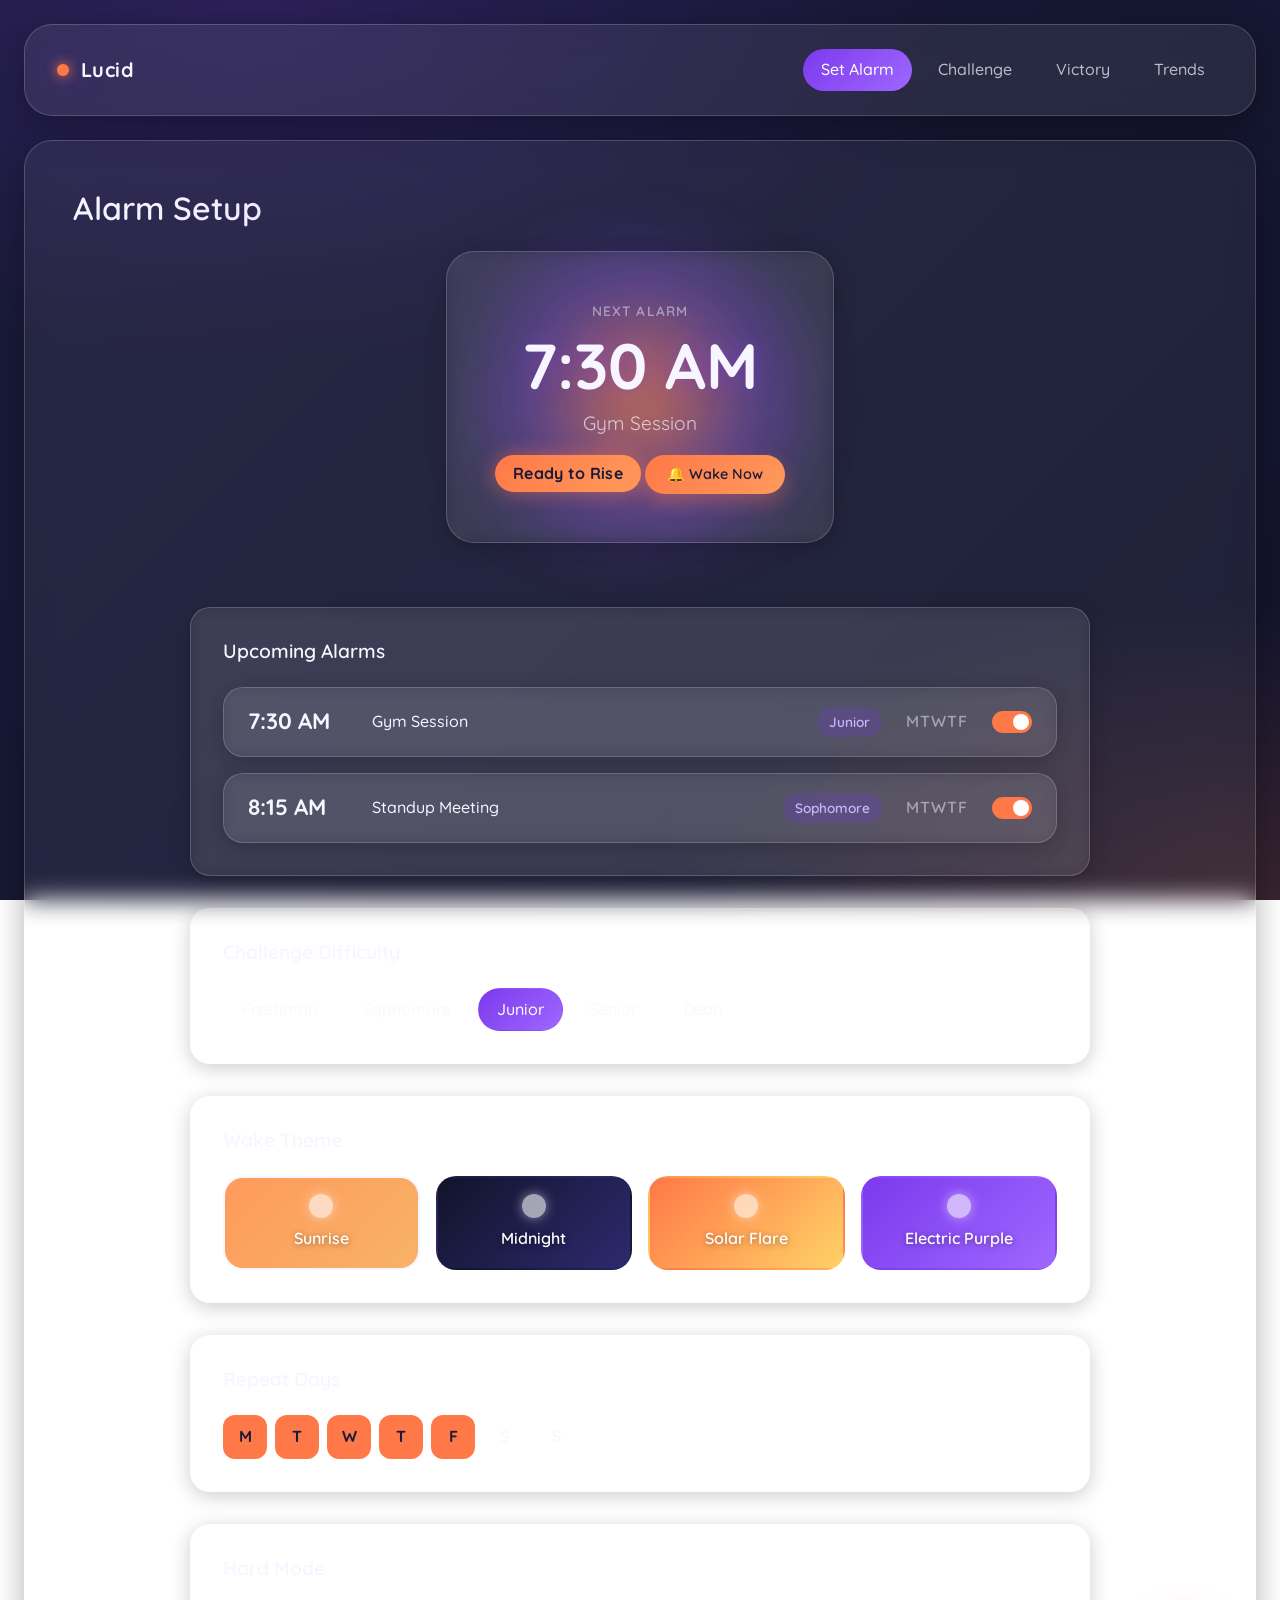
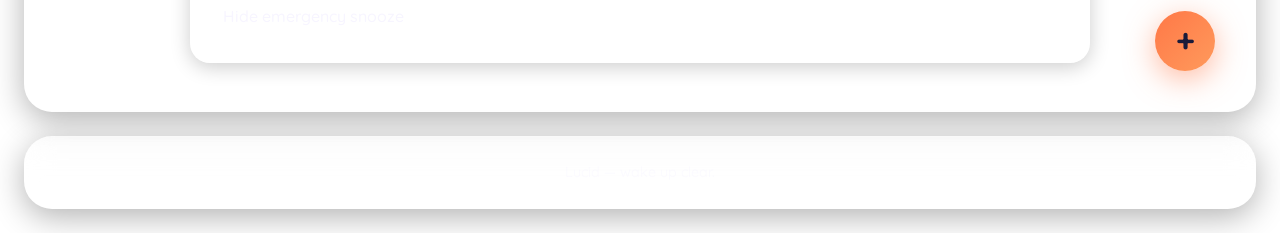
<file: index.html>
<!DOCTYPE html>
      <html lang="en">
        <head>

          <title>Lucid — Wake Up Clear</title>
          
          
          <link rel="preconnect" href="https://fonts.googleapis.com" /><link rel="preconnect" href="https://fonts.gstatic.com" crossorigin="" /><link href="https://fonts.googleapis.com/css2?family=Quicksand:wght@300;400;500;600;700&display=swap" rel="stylesheet" /><link rel="stylesheet" href="style.css" />
          
          
          
        </head>
        <body>
          
  <div class='app-shell'>
    <header class='app-header glass'>
      <div class='brand'>
        <span class='brand-mark'></span>
        <span class='brand-name'>Lucid</span>
      </div>
      <nav class='app-nav' aria-label='Main navigation'>
        <button class='nav-btn' data-section='alarm-setup'>Set Alarm</button>
        <button class='nav-btn' data-section='wake-up-challenge'>Challenge</button>
        <button class='nav-btn' data-section='morning-victory'>Victory</button>
        <button class='nav-btn' data-section='clarity-trends'>Trends</button>
      </nav>
    </header>

    <main class='app-main'>
      <section id='alarm-setup' class='app-section' aria-labelledby='alarm-setup-title'>
        <h2 id='alarm-setup-title'>Alarm Setup</h2>
        <div class='alarm-dashboard'>
          <div class='next-alarm-block'>
            <div class='aura-glow'></div>
            <div class='next-alarm-card glass-card'>
              <p class='next-label'>NEXT ALARM</p>
              <p class='next-time' id='next-alarm-time'>7:30 AM</p>
              <p class='next-alarm-name' id='next-alarm-name'>Gym Session</p>
              <span class='ready-badge'>Ready to Rise</span>
              <button id='test-alarm-btn' class='btn btn-primary wake-now-btn'>🔔 Wake Now</button>
            </div>
          </div>

          <div class='upcoming-section glass-card'>
            <h3>Upcoming Alarms</h3>
            <ul class='alarm-list' id='alarm-list'></ul>
            <p class='empty-state hidden' id='alarms-empty'>No alarms yet. Tap the + button to create your first alarm.</p>
          </div>

          <div class='settings-card glass-card'>
            <h3>Challenge Difficulty</h3>
            <div class='segmented' id='difficulty-segmented'>
              <button class='seg-btn' data-difficulty='Freshman'>Freshman</button>
              <button class='seg-btn' data-difficulty='Sophomore'>Sophomore</button>
              <button class='seg-btn' data-difficulty='Junior'>Junior</button>
              <button class='seg-btn' data-difficulty='Senior'>Senior</button>
              <button class='seg-btn' data-difficulty='Dean'>Dean</button>
            </div>
          </div>

          <div class='settings-card glass-card'>
            <h3>Wake Theme</h3>
            <div class='theme-grid' id='theme-grid'></div>
          </div>

          <div class='settings-card glass-card'>
            <h3>Repeat Days</h3>
            <div class='day-toggles' id='day-toggles'>
              <button class='day-btn' data-day='Mon'>M</button>
              <button class='day-btn' data-day='Tue'>T</button>
              <button class='day-btn' data-day='Wed'>W</button>
              <button class='day-btn' data-day='Thu'>T</button>
              <button class='day-btn' data-day='Fri'>F</button>
              <button class='day-btn' data-day='Sat'>S</button>
              <button class='day-btn' data-day='Sun'>S</button>
            </div>
          </div>

          <div class='settings-card glass-card'>
            <h3>Hard Mode</h3>
            <div class='hard-mode-row'>
              <span>Hide emergency snooze</span>
              <button class='toggle' id='hard-mode-toggle' aria-pressed='false'></button>
            </div>
          </div>
        </div>
        <button class='fab' id='add-alarm-btn' aria-label='Add Alarm'>+</button>
      </section>

      <section id='wake-up-challenge' class='app-section hidden' aria-labelledby='wake-up-challenge-title'>
        <h2 id='wake-up-challenge-title'>Wake-Up Challenge</h2>
        <div class='challenge-container'>
          <div class='challenge-stats'>
            <div class='challenge-stat'>
              <span class='stat-label'>Time</span>
              <span class='stat-value' id='challenge-timer'>0:00</span>
            </div>
            <div class='challenge-stat'>
              <span class='stat-label'>Accuracy</span>
              <span class='stat-value' id='challenge-accuracy'>100%</span>
            </div>
            <div class='challenge-stat'>
              <span class='stat-label'>Pairs</span>
              <span class='stat-value' id='challenge-pairs'>0/8</span>
            </div>
          </div>

          <div class='progress-block'>
            <div class='progress-label'><span>🧠 Brain Power</span><span id='challenge-progress-label'>0%</span></div>
            <div class='progress-bar'><div class='progress-fill' id='challenge-progress'></div></div>
          </div>

          <div class='progress-block'>
            <div class='progress-label'><span>🔇 Silence Progress</span><span id='silence-progress-label'>0%</span></div>
            <div class='progress-bar'><div class='progress-fill silence-fill' id='silence-progress'></div></div>
          </div>

          <div class='wave-container'>
            <canvas id='volume-wave' width='720' height='160'></canvas>
          </div>

          <div class='grid-container' id='memory-grid'></div>

          <button id='emergency-snooze' class='snooze-btn'>😴 Emergency Snooze</button>
        </div>
      </section>

      <section id='morning-victory' class='app-section hidden' aria-labelledby='morning-victory-title'>
        <h2 id='morning-victory-title'>Morning Victory</h2>
        <div class='victory-container'>
          <div class='victory-card glass-card'>
            <div id='confetti-container' class='confetti-container'></div>
            <div class='victory-emoji'>🌅</div>
            <h3 class='victory-title'>Good Morning!</h3>
            <p class='victory-subtitle'>You beat the alarm.</p>
            <div class='victory-stats'>
              <div class='victory-stat'>
                <span class='stat-label'>Solve Time</span>
                <span class='stat-value' id='victory-time'>0:00</span>
              </div>
              <div class='victory-stat'>
                <span class='stat-label'>Accuracy</span>
                <span class='stat-value' id='victory-accuracy'>100%</span>
              </div>
              <div class='victory-stat'>
                <span class='stat-label'>Streak</span>
                <span class='stat-value' id='victory-streak'>🔥 7</span>
              </div>
            </div>
            <div class='victory-actions'>
              <button class='btn btn-primary' id='share-win-btn'>📤 Share Win</button>
              <button class='btn btn-secondary' id='im-up-btn'>I'm Up</button>
            </div>
          </div>
        </div>
      </section>

      <section id='clarity-trends' class='app-section hidden' aria-labelledby='clarity-trends-title'>
        <h2 id='clarity-trends-title'>Clarity Trends</h2>
        <div class='trends-container'>
          <div class='trend-card glass-card'>
            <h3>Clarity Score</h3>
            <svg class='line-chart' viewBox='0 0 300 120' preserveAspectRatio='none'>
              <defs>
                <linearGradient id='clarityGradient' x1='0' y1='0' x2='1' y2='1'>
                  <stop offset='0%' stop-color='#7C3AED'/>
                  <stop offset='100%' stop-color='#FF7847'/>
                </linearGradient>
              </defs>
              <polyline points='0,100 30,90 60,95 90,70 120,75 150,50 180,60 210,35 240,45 270,20 300,25' fill='none' stroke='url(#clarityGradient)' stroke-width='3' stroke-linecap='round'/>
            </svg>
          </div>
          <div class='trend-card glass-card'>
            <h3>Consistency Heatmap</h3>
            <div class='heatmap-grid' id='heatmap-grid'></div>
          </div>
          <div class='trend-card glass-card'>
            <h3>Accountability Circle</h3>
            <ul class='leaderboard' id='leaderboard'></ul>
          </div>
        </div>
      </section>
    </main>

    <footer class='app-footer glass'>
      <p>Lucid — wake up clear.</p>
    </footer>
  </div>
  

          
          <script src="script.js" defer=""></script>
          
        </body>
      </html>
</file>
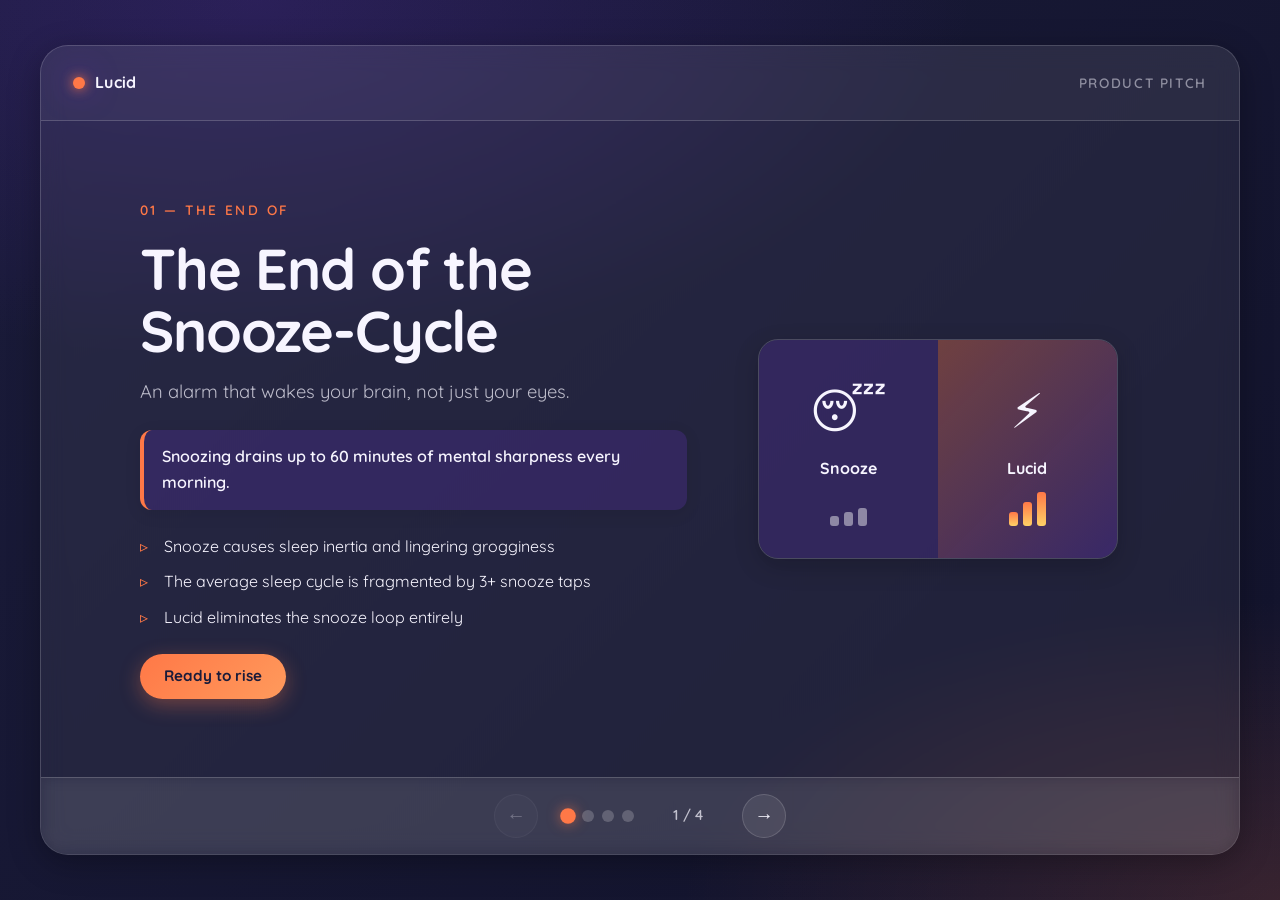
<file: slides.html>
<!DOCTYPE html>
      <html lang="en">
        <head>

          <title>Lucid — Product Pitch</title>
          
          
          <link rel="preconnect" href="https://fonts.googleapis.com" /><link rel="preconnect" href="https://fonts.gstatic.com" crossorigin="" /><link href="https://fonts.googleapis.com/css2?family=Quicksand:wght@300;400;500;600;700&display=swap" rel="stylesheet" /><link rel="stylesheet" href="slides.css" />
          
          
          
        </head>
        <body>
          
  <div class='pitch-deck'>
    <main class='deck-container' id='deck-container' aria-label='Lucid pitch deck'>
      <header class='deck-header'>
        <div class='deck-brand'><span class='brand-mark'></span><span>Lucid</span></div>
        <span class='deck-tag'>Product Pitch</span>
      </header>
      <div class='deck-track' id='deck-track'></div>
      <div class='deck-controls'>
        <button class='nav-arrow' id='prev-btn' aria-label='Previous slide'>←</button>
        <div class='dot-nav' id='dot-nav' aria-label='Slide navigation'></div>
        <span class='slide-count' id='slide-count'>1 / 4</span>
        <button class='nav-arrow' id='next-btn' aria-label='Next slide'>→</button>
      </div>
    </main>
  </div>
  

          
          <script src="slides.js" defer=""></script>
          
        </body>
      </html>
</file>
<file: style.css>
@import url('https://fonts.googleapis.com/css2?family=Quicksand:wght@300;400;500;600;700&display=swap');

/* ===== Lucid Design System ===== */
:root {
  /* Lucid palette */
  --midnight-indigo: #1A1B3A;
  --solar-flare-orange: #FF7847;
  --mist-white: #F7F5FF;
  --electric-purple: #7C3AED;

  /* Extended tokens */
  --midnight-deep: #12132B;
  --mist-pale: #EFEFF7;
  --glass-bg: rgba(255, 255, 255, 0.08);
  --glass-border: rgba(255, 255, 255, 0.18);
  --glass-shadow: 0 8px 32px rgba(0, 0, 0, 0.3);
  --text-primary: #F7F5FF;
  --text-secondary: rgba(247, 245, 255, 0.72);
  --text-muted: rgba(247, 245, 255, 0.5);
  --surface: rgba(255, 255, 255, 0.06);
  --surface-hover: rgba(255, 255, 255, 0.12);

  /* Rounded corners */
  --radius-sm: 12px;
  --radius-md: 20px;
  --radius-lg: 28px;
  --radius-pill: 999px;

  /* Spacing */
  --space-xs: 8px;
  --space-sm: 16px;
  --space-md: 24px;
  --space-lg: 32px;
  --space-xl: 48px;
  --space-2xl: 64px;

  --font-sans: 'Quicksand', system-ui, -apple-system, 'Segoe UI', sans-serif;
  --transition: 180ms ease;
}

/* Smooth reset */
*,
*::before,
*::after {
  box-sizing: border-box;
  margin: 0;
  padding: 0;
}

html {
  scroll-behavior: smooth;
}

body {
  min-height: 100vh;
  font-family: var(--font-sans);
  font-weight: 400;
  line-height: 1.6;
  color: var(--text-primary);
  background:
    radial-gradient(1200px 600px at 20% 0%, rgba(124, 58, 237, 0.18), transparent 60%),
    radial-gradient(1000px 500px at 100% 100%, rgba(255, 120, 71, 0.16), transparent 60%),
    linear-gradient(135deg, var(--midnight-indigo), var(--midnight-deep));
  background-attachment: fixed;
  -webkit-font-smoothing: antialiased;
}

img,
picture,
video,
canvas,
svg {
  display: block;
  max-width: 100%;
}

input,
button,
textarea,
select {
  font: inherit;
  color: inherit;
}

button {
  background: none;
  border: none;
  cursor: pointer;
}

ul,
ol {
  list-style: none;
}

a {
  color: inherit;
  text-decoration: none;
}

h1,
h2,
h3,
h4,
h5 {
  line-height: 1.2;
  font-weight: 600;
}

/* Hidden sections */
.hidden {
  display: none !important;
}

/* Glassmorphism helpers */
.glass {
  background: var(--glass-bg);
  backdrop-filter: blur(14px);
  -webkit-backdrop-filter: blur(14px);
  border: 1px solid var(--glass-border);
  border-radius: var(--radius-lg);
  box-shadow: var(--glass-shadow);
}

.glass-card {
  background: var(--surface);
  border: 1px solid var(--glass-border);
  border-radius: var(--radius-md);
  box-shadow: 0 4px 20px rgba(0, 0, 0, 0.2);
  backdrop-filter: blur(8px);
  -webkit-backdrop-filter: blur(8px);
  padding: var(--space-lg);
}

/* Buttons */
.btn {
  display: inline-flex;
  align-items: center;
  justify-content: center;
  gap: var(--space-xs);
  padding: 12px 24px;
  border-radius: var(--radius-pill);
  font-weight: 600;
  transition: background var(--transition), transform var(--transition), box-shadow var(--transition);
}

.btn-primary {
  background: linear-gradient(135deg, var(--solar-flare-orange), #FF9A5C);
  color: var(--midnight-indigo);
  box-shadow: 0 8px 20px rgba(255, 120, 71, 0.35);
}

.btn-primary:hover {
  transform: translateY(-2px);
  box-shadow: 0 12px 26px rgba(255, 120, 71, 0.4);
}

.btn-secondary {
  background: var(--surface);
  border: 1px solid var(--glass-border);
  color: var(--text-primary);
}

.btn-secondary:hover {
  background: var(--surface-hover);
}

/* App shell */
.app-shell {
  display: flex;
  flex-direction: column;
  min-height: 100vh;
  max-width: 1400px;
  margin: 0 auto;
  padding: var(--space-md);
  gap: var(--space-md);
}

.app-header {
  display: flex;
  align-items: center;
  justify-content: space-between;
  flex-wrap: wrap;
  gap: var(--space-md);
  padding: var(--space-md) var(--space-lg);
}

.brand {
  display: flex;
  align-items: center;
  gap: 12px;
  font-size: 1.25rem;
  font-weight: 700;
  letter-spacing: 0.02em;
}

.brand-mark {
  width: 12px;
  height: 12px;
  border-radius: 50%;
  background: var(--solar-flare-orange);
  box-shadow: 0 0 12px var(--solar-flare-orange), 0 0 32px rgba(124, 58, 237, 0.8);
}

.app-nav {
  display: flex;
  gap: var(--space-xs);
  flex-wrap: wrap;
}

.nav-btn {
  padding: 8px 18px;
  border-radius: var(--radius-pill);
  font-weight: 500;
  color: var(--text-secondary);
  transition: background var(--transition), color var(--transition);
}

.nav-btn:hover {
  background: var(--surface-hover);
  color: var(--text-primary);
}

.nav-btn.active {
  background: linear-gradient(135deg, var(--electric-purple), #9F67FF);
  color: #FFFFFF;
}

.app-main {
  flex: 1;
  display: flex;
  flex-direction: column;
}

.app-section {
  flex: 1;
  padding: var(--space-xl);
  border-radius: var(--radius-lg);
  background: var(--surface);
  border: 1px solid var(--glass-border);
  box-shadow: var(--glass-shadow);
  backdrop-filter: blur(12px);
  -webkit-backdrop-filter: blur(12px);
}

.app-section.enter-section {
  animation: sectionEnter 0.45s ease;
}

@keyframes sectionEnter {
  from {
    opacity: 0;
    transform: translateY(20px) scale(0.98);
  }
  to {
    opacity: 1;
    transform: translateY(0) scale(1);
  }
}

.app-section h2 {
  font-size: 2rem;
  margin-bottom: var(--space-md);
  background: linear-gradient(135deg, var(--mist-white), #C9B8FF);
  -webkit-background-clip: text;
  background-clip: text;
  color: transparent;
}

.app-footer {
  text-align: center;
  padding: var(--space-md) var(--space-lg);
  color: var(--text-muted);
  font-size: 0.9rem;
}

/* Slides */
.slides-body {
  display: flex;
  align-items: center;
  justify-content: center;
  min-height: 100vh;
  padding: var(--space-lg);
}

.deck-container {
  width: 100%;
  max-width: 1100px;
  min-height: 70vh;
  background: var(--surface);
  border: 1px solid var(--glass-border);
  border-radius: var(--radius-lg);
  box-shadow: var(--glass-shadow);
  backdrop-filter: blur(12px);
  -webkit-backdrop-filter: blur(12px);
  display: flex;
  align-items: center;
  justify-content: center;
  color: var(--text-secondary);
  font-size: 1.2rem;
}

/* Placeholder text */
.placeholder-text {
  color: var(--text-muted);
  font-size: 1.1rem;
}

/* ===== Alarm Dashboard ===== */
.alarm-dashboard {
  display: grid;
  gap: var(--space-lg);
  max-width: 900px;
  margin: 0 auto;
}

.next-alarm-block {
  position: relative;
  max-width: 460px;
  margin: 0 auto var(--space-lg);
}

.aura-glow {
  position: absolute;
  inset: -24px;
  border-radius: 50%;
  background: radial-gradient(circle, rgba(255, 120, 71, 0.45) 0%, rgba(124, 58, 237, 0.2) 40%, transparent 70%);
  filter: blur(24px);
  animation: auraPulse 3s ease-in-out infinite;
  pointer-events: none;
}

@keyframes auraPulse {
  0%, 100% { opacity: 0.6; transform: scale(1); }
  50% { opacity: 1; transform: scale(1.05); }
}

.next-alarm-card {
  position: relative;
  text-align: center;
  padding: var(--space-xl);
  border-radius: var(--radius-lg);
  overflow: hidden;
  z-index: 1;
}

.next-label {
  font-size: 0.85rem;
  font-weight: 600;
  letter-spacing: 0.08em;
  color: var(--text-muted);
  margin-bottom: var(--space-xs);
}

.next-time {
  font-size: 4rem;
  font-weight: 700;
  line-height: 1.1;
  color: var(--mist-white);
  text-shadow: 0 0 24px rgba(124, 58, 237, 0.4);
}

.next-alarm-name {
  font-size: 1.2rem;
  color: var(--text-secondary);
  margin-top: var(--space-xs);
}

.ready-badge {
  display: inline-block;
  margin-top: var(--space-sm);
  padding: 6px 18px;
  border-radius: var(--radius-pill);
  background: linear-gradient(135deg, var(--solar-flare-orange), #FF9A5C);
  color: var(--midnight-indigo);
  font-weight: 700;
  letter-spacing: 0.02em;
  box-shadow: 0 0 20px rgba(255, 120, 71, 0.5);
}

.wake-now-btn {
  margin-top: var(--space-sm);
  padding: 8px 22px;
  font-size: 0.9rem;
}

.upcoming-section {
  background: var(--surface);
}

.upcoming-section h3,
.settings-card h3 {
  margin-bottom: var(--space-md);
  font-size: 1.2rem;
  color: var(--mist-white);
}

.alarm-list {
  display: flex;
  flex-direction: column;
  gap: var(--space-sm);
}

.alarm-item {
  display: flex;
  align-items: center;
  gap: var(--space-md);
  padding: var(--space-sm) var(--space-md);
}

.alarm-time {
  font-size: 1.4rem;
  font-weight: 700;
  min-width: 100px;
  color: var(--mist-white);
}

.alarm-label {
  flex: 1;
  font-weight: 500;
  color: var(--text-primary);
}

.alarm-difficulty {
  padding: 4px 12px;
  border-radius: var(--radius-pill);
  background: rgba(124, 58, 237, 0.2);
  color: #C9B8FF;
  font-size: 0.85rem;
  font-weight: 600;
}

.alarm-days {
  color: var(--text-muted);
  font-weight: 600;
  letter-spacing: 0.06em;
  min-width: 56px;
  text-align: center;
}

.toggle {
  width: 40px;
  height: 22px;
  border-radius: var(--radius-pill);
  background: rgba(255, 255, 255, 0.15);
  position: relative;
  transition: background var(--transition);
}

.toggle::after {
  content: '';
  position: absolute;
  top: 3px;
  left: 3px;
  width: 16px;
  height: 16px;
  border-radius: 50%;
  background: white;
  transition: transform var(--transition);
}

.toggle.on {
  background: var(--solar-flare-orange);
}

.toggle.on::after {
  transform: translateX(18px);
}

.settings-card {
  background: var(--surface);
}

.hard-mode-row {
  display: flex;
  align-items: center;
  justify-content: space-between;
  gap: var(--space-sm);
  color: var(--text-primary);
  font-weight: 500;
}

.segmented {
  display: flex;
  flex-wrap: wrap;
  gap: var(--space-xs);
}

.seg-btn {
  padding: 8px 18px;
  border-radius: var(--radius-pill);
  border: 1px solid var(--glass-border);
  background: var(--surface);
  color: var(--text-secondary);
  font-weight: 500;
  transition: background var(--transition), color var(--transition), border-color var(--transition);
}

.seg-btn:hover {
  background: var(--surface-hover);
  color: var(--text-primary);
}

.seg-btn.active {
  background: linear-gradient(135deg, var(--electric-purple), #9F67FF);
  color: #FFFFFF;
  border-color: transparent;
}

.theme-grid {
  display: grid;
  grid-template-columns: repeat(auto-fit, minmax(120px, 1fr));
  gap: var(--space-sm);
}

.theme-card {
  border-radius: var(--radius-md);
  padding: var(--space-sm) var(--space-xs);
  text-align: center;
  font-weight: 600;
  color: white;
  border: 2px solid transparent;
  transition: transform var(--transition), border-color var(--transition), box-shadow var(--transition);
  text-shadow: 0 1px 6px rgba(0, 0, 0, 0.4);
}

.theme-card:hover {
  transform: scale(1.03);
}

.theme-card.active {
  border-color: var(--mist-white);
  box-shadow: 0 0 16px rgba(255, 255, 255, 0.3);
}

.theme-dot {
  display: block;
  width: 24px;
  height: 24px;
  border-radius: 50%;
  margin: 0 auto 8px;
  background: rgba(255, 255, 255, 0.6);
  box-shadow: 0 0 12px rgba(255, 255, 255, 0.5);
}

.day-toggles {
  display: flex;
  gap: var(--space-xs);
  flex-wrap: wrap;
}

.day-btn {
  width: 44px;
  height: 44px;
  border-radius: var(--radius-sm);
  display: flex;
  align-items: center;
  justify-content: center;
  background: var(--surface);
  border: 1px solid var(--glass-border);
  color: var(--text-secondary);
  font-weight: 700;
  transition: background var(--transition), color var(--transition), border-color var(--transition);
}

.day-btn:hover {
  background: var(--surface-hover);
  color: var(--text-primary);
}

.day-btn.active {
  background: var(--solar-flare-orange);
  color: var(--midnight-indigo);
  border-color: transparent;
}

.empty-state {
  padding: var(--space-lg);
  text-align: center;
  color: var(--text-muted);
  border: 2px dashed var(--glass-border);
  border-radius: var(--radius-md);
}

.fab {
  position: fixed;
  bottom: 40px;
  right: 40px;
  width: 60px;
  height: 60px;
  border-radius: 50%;
  background: linear-gradient(135deg, var(--solar-flare-orange), #FF9A5C);
  color: var(--midnight-indigo);
  font-size: 2rem;
  font-weight: 700;
  display: flex;
  align-items: center;
  justify-content: center;
  box-shadow: 0 8px 30px rgba(255, 120, 71, 0.5);
  transition: transform var(--transition), box-shadow var(--transition);
  z-index: 10;
}

.fab:hover {
  transform: scale(1.1) rotate(90deg);
  box-shadow: 0 12px 36px rgba(255, 120, 71, 0.6);
}

/* ===== Wake-Up Challenge ===== */
.challenge-container {
  max-width: 720px;
  margin: 0 auto;
  display: flex;
  flex-direction: column;
  align-items: center;
  gap: var(--space-md);
}

.challenge-stats {
  display: flex;
  justify-content: center;
  gap: var(--space-lg);
  width: 100%;
  flex-wrap: wrap;
}

.challenge-stat {
  text-align: center;
  min-width: 80px;
}

.stat-label {
  display: block;
  font-size: 0.75rem;
  text-transform: uppercase;
  letter-spacing: 0.08em;
  color: var(--text-muted);
  margin-bottom: 4px;
}

.stat-value {
  font-size: 1.4rem;
  font-weight: 700;
  color: var(--mist-white);
}

.progress-block {
  width: 100%;
  max-width: 600px;
  background: var(--surface);
  border: 1px solid var(--glass-border);
  border-radius: var(--radius-md);
  padding: var(--space-sm) var(--space-md);
}

.progress-label {
  display: flex;
  justify-content: space-between;
  font-weight: 600;
  margin-bottom: 6px;
  color: var(--text-primary);
}

.progress-bar {
  height: 12px;
  background: rgba(255, 255, 255, 0.1);
  border-radius: var(--radius-pill);
  overflow: hidden;
}

.progress-fill {
  height: 100%;
  width: 0%;
  background: linear-gradient(90deg, var(--electric-purple), var(--solar-flare-orange));
  border-radius: var(--radius-pill);
  transition: width 0.4s ease;
}

.silence-fill {
  background: linear-gradient(90deg, #58D6E0, #58A6FF);
}

.wave-container {
  width: 100%;
  max-width: 600px;
  margin: 0 auto;
  padding: var(--space-xs) 0;
}

#volume-wave {
  width: 100%;
  height: 100px;
  background: rgba(124, 58, 237, 0.1);
  border: 1px solid var(--glass-border);
  border-radius: var(--radius-md);
}

.grid-container {
  display: grid;
  grid-template-columns: repeat(4, 1fr);
  gap: 12px;
  width: 100%;
  max-width: 480px;
  perspective: 1000px;
}

.memory-tile {
  position: relative;
  height: 100px;
  border-radius: var(--radius-sm);
  transform-style: preserve-3d;
  cursor: pointer;
  transition: transform 0.45s cubic-bezier(0.34, 1.56, 0.64, 1);
}

.memory-tile.open {
  transform: rotateY(180deg);
}

.memory-tile.matched {
  cursor: default;
}

.memory-tile.shake {
  animation: tileShake 0.45s ease;
}

.tile-inner {
  position: absolute;
  inset: 0;
  transform-style: preserve-3d;
}

.tile-face {
  position: absolute;
  inset: 0;
  display: flex;
  align-items: center;
  justify-content: center;
  backface-visibility: hidden;
  -webkit-backface-visibility: hidden;
  border-radius: var(--radius-sm);
}

.tile-front {
  background: linear-gradient(145deg, rgba(124, 58, 237, 0.4), rgba(18, 19, 43, 0.8));
  border: 2px solid rgba(255, 255, 255, 0.15);
}

.tile-front::after {
  content: '?';
  font-size: 1.8rem;
  color: rgba(255, 255, 255, 0.4);
}

.tile-back {
  background: rgba(255, 255, 255, 0.12);
  border: 2px solid var(--glass-border);
  transform: rotateY(180deg);
  font-size: 2.2rem;
  color: var(--mist-white);
}

.tile-back.matched {
  background: rgba(255, 120, 71, 0.2);
  border-color: var(--solar-flare-orange);
}

.memory-tile.matched .tile-face {
  animation: matchSparkle 0.6s ease;
}

.memory-tile.matched .tile-back {
  position: relative;
  overflow: hidden;
}

.memory-tile.matched .tile-back::before {
  content: '';
  position: absolute;
  inset: -30%;
  background: radial-gradient(circle at center, rgba(255, 215, 0, 0.8) 0%, rgba(255, 120, 71, 0.4) 40%, transparent 70%);
  opacity: 0;
  animation: sparkleGlow 0.8s ease forwards;
  pointer-events: none;
}

@keyframes matchSparkle {
  0% { transform: rotateY(180deg) scale(1); }
  50% { transform: rotateY(180deg) scale(1.25); }
  100% { transform: rotateY(180deg) scale(1); }
}

@keyframes sparkleGlow {
  0% { opacity: 0; transform: rotate(0deg) scale(1); }
  30% { opacity: 1; }
  100% { opacity: 0; transform: rotate(180deg) scale(1.8); }
}

@keyframes tileShake {
  0%, 100% { transform: rotateY(180deg) translateX(0); }
  25% { transform: rotateY(180deg) translateX(-6px); }
  75% { transform: rotateY(180deg) translateX(6px); }
}

.snooze-btn {
  margin-top: var(--space-sm);
  padding: 10px 24px;
  border-radius: var(--radius-pill);
  background: transparent;
  color: var(--text-muted);
  border: 1px solid var(--glass-border);
  font-weight: 600;
  transition: background 0.2s ease, color 0.2s ease;
}

.snooze-btn:hover {
  background: rgba(255, 120, 71, 0.15);
  color: var(--text-primary);
}

/* ===== Morning Victory ===== */
.victory-container {
  display: flex;
  align-items: center;
  justify-content: center;
  min-height: 60vh;
}

.victory-card {
  text-align: center;
  max-width: 520px;
  padding: var(--space-2xl);
  position: relative;
  overflow: hidden;
}

.victory-emoji {
  font-size: 4rem;
  margin-bottom: var(--space-sm);
}

.victory-title {
  font-size: 2.5rem;
  color: var(--mist-white);
}

.victory-subtitle {
  color: var(--text-secondary);
  margin-top: var(--space-xs);
}

.victory-stats {
  display: flex;
  justify-content: center;
  gap: var(--space-lg);
  margin-top: var(--space-lg);
  flex-wrap: wrap;
}

.victory-stat {
  min-width: 100px;
  text-align: center;
}

.victory-actions {
  display: flex;
  justify-content: center;
  gap: var(--space-sm);
  margin-top: var(--space-lg);
  flex-wrap: wrap;
}

.confetti-container {
  position: absolute;
  inset: 0;
  pointer-events: none;
  overflow: hidden;
}

.confetti-piece {
  position: absolute;
  top: -10px;
  width: 10px;
  height: 14px;
  opacity: 0.8;
  animation: confettiFall linear forwards;
}

@keyframes confettiFall {
  to {
    transform: translateY(110vh) rotate(720deg);
    opacity: 0;
  }
}

/* ===== Clarity Trends ===== */
.trends-container {
  display: grid;
  gap: var(--space-lg);
  max-width: 1000px;
  margin: 0 auto;
}

.trend-card h3 {
  margin-bottom: var(--space-md);
  font-size: 1.2rem;
  color: var(--mist-white);
}

.line-chart {
  width: 100%;
  height: 160px;
  display: block;
}

.heatmap-grid {
  display: grid;
  grid-template-columns: repeat(7, 1fr);
  gap: 4px;
  max-width: 320px;
}

.heatmap-cell {
  aspect-ratio: 1;
  border-radius: 4px;
  background: rgba(124, 58, 237, 0.3);
  transition: transform 180ms ease;
}

.heatmap-cell:hover {
  transform: scale(1.2);
}

.leaderboard {
  display: flex;
  flex-direction: column;
  gap: var(--space-xs);
}

.leaderboard-item {
  display: flex;
  align-items: center;
  justify-content: space-between;
  padding: var(--space-sm) var(--space-md);
  background: var(--surface);
  border: 1px solid var(--glass-border);
  border-radius: var(--radius-sm);
  color: var(--text-primary);
  font-weight: 500;
}

.leaderboard-rank {
  font-weight: 700;
  color: var(--solar-flare-orange);
  margin-right: var(--space-sm);
}

.leaderboard-score {
  color: var(--mist-white);
  font-weight: 600;
}

/* Responsive */
@media (max-width: 720px) {
  .app-shell {
    padding: var(--space-xs);
    gap: var(--space-xs);
  }

  .app-header {
    flex-direction: column;
    align-items: stretch;
    text-align: center;
  }

  .app-nav {
    justify-content: center;
  }

  .app-section {
    padding: var(--space-lg);
  }

  .next-time {
    font-size: 2.8rem;
  }

  .alarm-item {
    flex-wrap: wrap;
    gap: var(--space-xs);
  }

  .alarm-time {
    min-width: 80px;
  }

  .fab {
    bottom: 20px;
    right: 20px;
  }

  .memory-tile {
    height: 80px;
  }

  .victory-card {
    padding: var(--space-lg);
  }

  #volume-wave {
    height: 80px;
  }

  .trends-container {
    gap: var(--space-md);
  }

  .line-chart {
    height: 120px;
  }
}
</file>
<file: slides.css>
@import url('https://fonts.googleapis.com/css2?family=Quicksand:wght@300;400;500;600;700&display=swap');

:root {
  --midnight-indigo: #1A1B3A;
  --solar-flare-orange: #FF7847;
  --mist-white: #F7F5FF;
  --electric-purple: #7C3AED;
  --midnight-deep: #12132B;
  --glass-bg: rgba(255, 255, 255, 0.08);
  --glass-border: rgba(255, 255, 255, 0.18);
  --glass-shadow: 0 8px 32px rgba(0, 0, 0, 0.3);
  --text-primary: #F7F5FF;
  --text-secondary: rgba(247, 245, 255, 0.72);
  --text-muted: rgba(247, 245, 255, 0.5);
  --surface: rgba(255, 255, 255, 0.06);
  --surface-hover: rgba(255, 255, 255, 0.12);
  --radius-lg: 28px;
  --radius-md: 20px;
  --radius-sm: 12px;
  --radius-pill: 999px;
  --space-xs: 8px;
  --space-sm: 16px;
  --space-md: 24px;
  --space-lg: 32px;
  --space-xl: 48px;
}

*,
*::before,
*::after {
  box-sizing: border-box;
  margin: 0;
  padding: 0;
}

body {
  min-height: 100vh;
  font-family: 'Quicksand', system-ui, -apple-system, 'Segoe UI', sans-serif;
  background:
    radial-gradient(1200px 600px at 20% 0%, rgba(124, 58, 237, 0.18), transparent 60%),
    radial-gradient(1000px 500px at 100% 100%, rgba(255, 120, 71, 0.16), transparent 60%),
    linear-gradient(135deg, var(--midnight-indigo), var(--midnight-deep));
  background-attachment: fixed;
  color: var(--text-primary);
  line-height: 1.6;
  -webkit-font-smoothing: antialiased;
}

.pitch-deck {
  min-height: 100vh;
  display: flex;
  align-items: center;
  justify-content: center;
  padding: var(--space-md);
}

.deck-container {
  width: 100%;
  max-width: 1200px;
  height: 90vh;
  max-height: 900px;
  min-height: 600px;
  display: flex;
  flex-direction: column;
  border: 1px solid var(--glass-border);
  border-radius: var(--radius-lg);
  background: var(--surface);
  backdrop-filter: blur(12px);
  -webkit-backdrop-filter: blur(12px);
  box-shadow: var(--glass-shadow);
  overflow: hidden;
}

.deck-header {
  display: flex;
  justify-content: space-between;
  align-items: center;
  padding: var(--space-md) var(--space-lg);
  border-bottom: 1px solid var(--glass-border);
  background: rgba(255, 255, 255, 0.03);
}

.deck-brand {
  font-weight: 700;
  letter-spacing: 0.02em;
  display: flex;
  align-items: center;
  gap: 10px;
}

.brand-mark {
  width: 12px;
  height: 12px;
  border-radius: 50%;
  background: var(--solar-flare-orange);
  box-shadow: 0 0 12px var(--solar-flare-orange), 0 0 32px rgba(124, 58, 237, 0.8);
}

.deck-tag {
  font-size: 0.85rem;
  text-transform: uppercase;
  letter-spacing: 0.12em;
  color: var(--text-muted);
  font-weight: 600;
}

.deck-track {
  flex: 1;
  position: relative;
  min-height: 0;
  overflow: hidden;
}

.slide {
  position: absolute;
  inset: 0;
  display: none;
  padding: var(--space-xl) var(--space-2xl);
  overflow-y: auto;
  align-items: center;
  justify-content: center;
}

.slide.active {
  display: flex;
  animation: slideFade 0.5s ease;
}

@keyframes slideFade {
  from { opacity: 0; transform: translateY(14px); }
  to { opacity: 1; transform: translateY(0); }
}

.slide-content {
  display: grid;
  grid-template-columns: 1.15fr 0.85fr;
  gap: var(--space-xl);
  align-items: center;
  width: 100%;
  max-width: 1000px;
}

.slide-kicker {
  font-size: 0.85rem;
  font-weight: 600;
  text-transform: uppercase;
  letter-spacing: 0.18em;
  color: var(--solar-flare-orange);
  margin-bottom: var(--space-sm);
}

.slide-text h1 {
  font-size: clamp(2.4rem, 4.5vw, 3.8rem);
  font-weight: 700;
  line-height: 1.08;
  color: var(--mist-white);
  letter-spacing: -0.02em;
  margin-bottom: var(--space-sm);
}

.slide-subtitle {
  font-size: 1.15rem;
  color: var(--text-secondary);
  margin-bottom: var(--space-md);
  max-width: 28rem;
}

.key-message {
  background: rgba(124, 58, 237, 0.18);
  border-left: 4px solid var(--solar-flare-orange);
  border-radius: 12px;
  padding: 14px 18px;
  font-weight: 600;
  color: var(--mist-white);
  margin-bottom: var(--space-md);
  box-shadow: 0 4px 16px rgba(0, 0, 0, 0.1);
}

.supporting-points {
  list-style: none;
  display: grid;
  gap: 10px;
  margin-bottom: var(--space-md);
}

.supporting-points li {
  position: relative;
  padding-left: 24px;
  color: var(--text-primary);
}

.supporting-points li::before {
  content: '▹';
  position: absolute;
  left: 0;
  top: 0;
  color: var(--solar-flare-orange);
  font-weight: 700;
}

.callout {
  display: inline-block;
  background: linear-gradient(135deg, var(--solar-flare-orange), #FF9A5C);
  color: var(--midnight-indigo);
  font-weight: 700;
  font-size: 0.95rem;
  padding: 10px 24px;
  border-radius: var(--radius-pill);
  box-shadow: 0 6px 20px rgba(255, 120, 71, 0.35);
}

.slide-visual {
  display: flex;
  align-items: center;
  justify-content: center;
  min-height: 280px;
}

.illustration {
  width: 100%;
  max-width: 360px;
}

.split-illustration {
  border: 1px solid var(--glass-border);
  border-radius: 20px;
  overflow: hidden;
  display: grid;
  grid-template-columns: 1fr 1fr;
  box-shadow: 0 8px 24px rgba(0, 0, 0, 0.2);
}

.split-column {
  display: flex;
  flex-direction: column;
  align-items: center;
  justify-content: center;
  gap: 8px;
  padding: var(--space-lg) var(--space-sm);
  text-align: center;
}

.snooze-column {
  background: rgba(124, 58, 237, 0.18);
}

.lucid-column {
  background: linear-gradient(135deg, rgba(255, 120, 71, 0.35), rgba(124, 58, 237, 0.25));
}

.split-emoji {
  font-size: 3rem;
}

.split-label {
  font-weight: 700;
  color: var(--mist-white);
}

.signal-bars {
  display: flex;
  gap: 5px;
  align-items: flex-end;
  height: 36px;
}

.signal-bars span {
  width: 9px;
  border-radius: 3px;
  background: rgba(255, 255, 255, 0.45);
}

.signal-bars.low span:nth-child(1) { height: 10px; }
.signal-bars.low span:nth-child(2) { height: 14px; }
.signal-bars.low span:nth-child(3) { height: 18px; }

.signal-bars.high span:nth-child(1) { height: 14px; }
.signal-bars.high span:nth-child(2) { height: 24px; }
.signal-bars.high span:nth-child(3) { height: 34px; }
.signal-bars.high span {
  background: linear-gradient(180deg, var(--solar-flare-orange), #FFD166);
}

.tile-grid {
  display: grid;
  grid-template-columns: repeat(4, 1fr);
  gap: 8px;
  width: 100%;
  max-width: 280px;
  margin: 0 auto;
  padding: 16px;
  background: rgba(124, 58, 237, 0.12);
  border: 1px solid var(--glass-border);
  border-radius: 20px;
}

.tile-grid span {
  aspect-ratio: 1;
  display: flex;
  align-items: center;
  justify-content: center;
  background: linear-gradient(145deg, rgba(124, 58, 237, 0.35), rgba(18, 19, 43, 0.8));
  border: 1px solid rgba(255, 255, 255, 0.12);
  border-radius: 10px;
  font-size: 1.5rem;
  color: var(--mist-white);
  box-shadow: 0 2px 8px rgba(0, 0, 0, 0.2);
}

.streak-illustration {
  display: flex;
  justify-content: center;
}

.streak-badge {
  width: 240px;
  height: 240px;
  border-radius: 50%;
  background: radial-gradient(circle at 50% 40%, rgba(255, 120, 71, 0.4), rgba(124, 58, 237, 0.28));
  border: 2px solid rgba(255, 255, 255, 0.18);
  box-shadow: 0 0 50px rgba(255, 120, 71, 0.25);
  display: flex;
  flex-direction: column;
  align-items: center;
  justify-content: center;
  gap: 4px;
}

.streak-flame {
  font-size: 3rem;
  filter: drop-shadow(0 0 12px rgba(255, 120, 71, 0.6));
}

.streak-count {
  font-size: 4.2rem;
  font-weight: 700;
  line-height: 1;
  color: var(--mist-white);
}

.streak-label {
  font-size: 0.8rem;
  letter-spacing: 0.18em;
  color: var(--text-secondary);
  font-weight: 600;
}

.graph-illustration {
  background: rgba(124, 58, 237, 0.1);
  border: 1px solid var(--glass-border);
  border-radius: 20px;
  padding: 24px;
  box-shadow: 0 8px 24px rgba(0, 0, 0, 0.2);
}

.line-graph {
  width: 100%;
  height: 160px;
  display: block;
}

.graph-labels {
  display: flex;
  justify-content: space-between;
  margin-top: 12px;
  color: var(--text-muted);
  font-size: 0.8rem;
  font-weight: 600;
}

.deck-controls {
  display: flex;
  align-items: center;
  justify-content: center;
  gap: var(--space-md);
  padding: var(--space-sm) var(--space-lg);
  background: rgba(255, 255, 255, 0.06);
  border-top: 1px solid var(--glass-border);
  backdrop-filter: blur(8px);
}

.nav-arrow {
  width: 44px;
  height: 44px;
  border-radius: 50%;
  background: rgba(255, 255, 255, 0.08);
  border: 1px solid rgba(255, 255, 255, 0.15);
  color: var(--text-primary);
  font-size: 1.2rem;
  display: flex;
  align-items: center;
  justify-content: center;
  cursor: pointer;
  transition: background 180ms ease, color 180ms ease, transform 180ms ease, opacity 180ms ease;
}

.nav-arrow:hover:not(:disabled) {
  background: var(--solar-flare-orange);
  color: var(--midnight-indigo);
  transform: scale(1.05);
}

.nav-arrow:disabled {
  opacity: 0.3;
  cursor: not-allowed;
}

.dot-nav {
  display: flex;
  gap: 8px;
}

.dot {
  width: 12px;
  height: 12px;
  border-radius: 50%;
  background: rgba(255, 255, 255, 0.2);
  border: none;
  padding: 0;
  cursor: pointer;
  transition: background 180ms ease, transform 180ms ease, box-shadow 180ms ease;
}

.dot:hover {
  background: rgba(255, 255, 255, 0.4);
}

.dot.active {
  background: var(--solar-flare-orange);
  transform: scale(1.3);
  box-shadow: 0 0 10px rgba(255, 120, 71, 0.6);
}

.slide-count {
  color: var(--text-secondary);
  font-size: 0.9rem;
  font-weight: 600;
  min-width: 60px;
  text-align: center;
}

@media (max-width: 720px) {
  .pitch-deck {
    padding: var(--space-xs);
  }
  .deck-container {
    height: 95vh;
    min-height: 100vh;
    border-radius: 0;
  }
  .deck-header {
    padding: var(--space-sm) var(--space-md);
  }
  .slide {
    padding: var(--space-lg) var(--space-md);
  }
  .slide-content {
    grid-template-columns: 1fr;
    gap: var(--space-md);
  }
  .slide-visual {
    min-height: 200px;
  }
  .streak-badge {
    width: 180px;
    height: 180px;
  }
  .streak-count {
    font-size: 3rem;
  }
}
</file>
